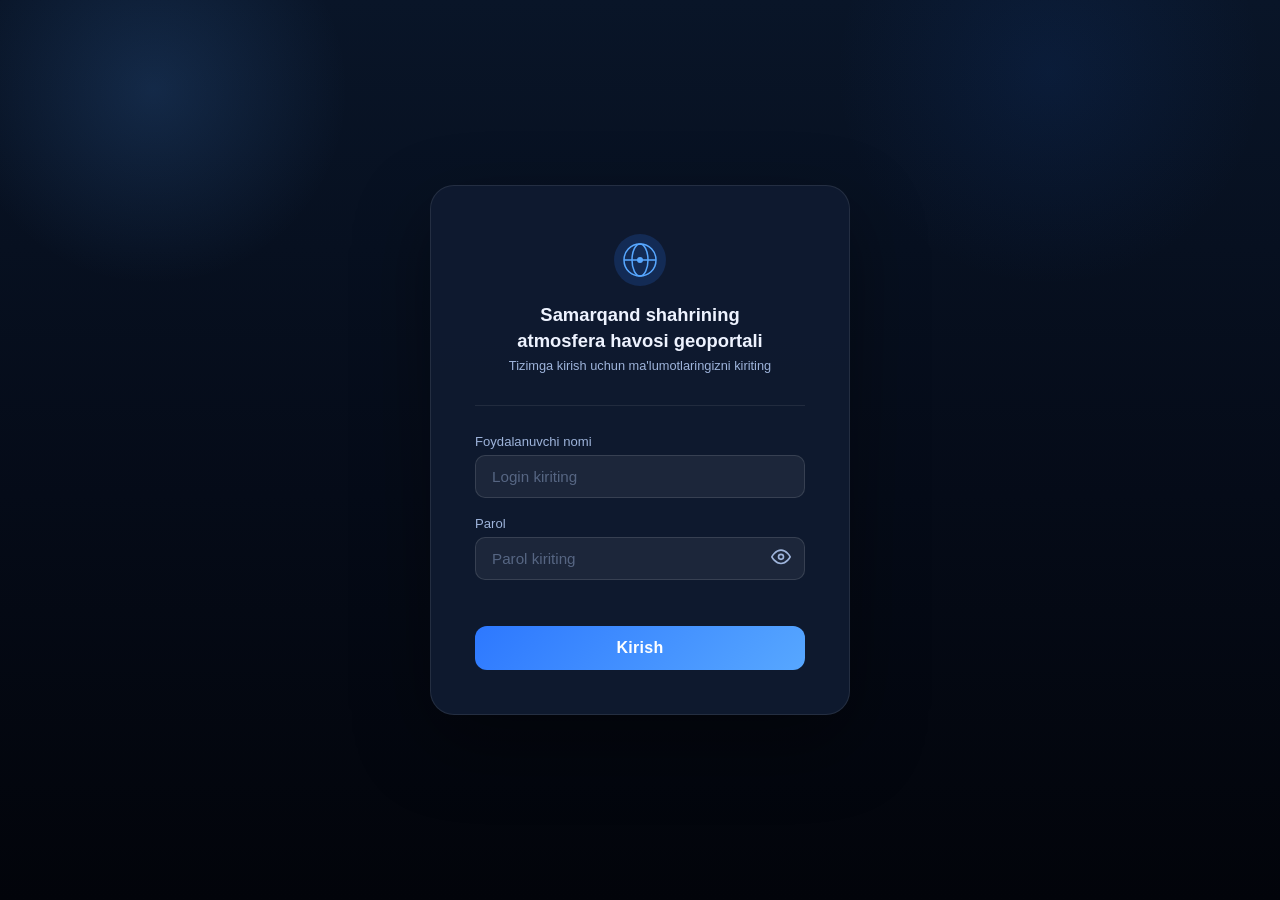
<file: login.html>
<!DOCTYPE html>
<html lang="uz">
<head>
  <meta charset="UTF-8" />
  <meta name="viewport" content="width=device-width, initial-scale=1.0" />
  <title>Kirish — Samarqand Geoportal</title>
  <style>
    * { box-sizing: border-box; margin: 0; padding: 0; }

    body {
      min-height: 100vh;
      display: flex;
      align-items: center;
      justify-content: center;
      background: radial-gradient(circle at 12% 10%, rgba(79,158,255,0.16), transparent 14%),
        radial-gradient(circle at 82% 8%, rgba(26,92,198,0.12), transparent 16%),
        linear-gradient(180deg, #091528 0%, #050b18 55%, #02040a 100%);
      font-family: 'Inter', 'Segoe UI', Tahoma, Geneva, Verdana, sans-serif;
      color: #eef3ff;
    }

    .login-box {
      background: rgba(15, 26, 48, 0.97);
      border: 1px solid rgba(255,255,255,0.09);
      border-radius: 24px;
      padding: 48px 44px 44px;
      width: 100%;
      max-width: 420px;
      box-shadow: 0 28px 75px rgba(0,0,0,0.4);
    }

    .logo {
      text-align: center;
      margin-bottom: 32px;
    }

    .logo svg {
      width: 52px;
      height: 52px;
      margin-bottom: 12px;
    }

    .logo h1 {
      font-size: 1.15rem;
      font-weight: 700;
      color: #eef3ff;
      line-height: 1.4;
    }

    .logo p {
      font-size: 0.8rem;
      color: #9eb4db;
      margin-top: 4px;
    }

    .divider {
      height: 1px;
      background: rgba(255,255,255,0.08);
      margin-bottom: 28px;
    }

    label {
      display: block;
      font-size: 0.82rem;
      color: #9eb4db;
      margin-bottom: 6px;
      font-weight: 500;
    }

    input {
      width: 100%;
      padding: 12px 16px;
      background: rgba(255,255,255,0.06);
      border: 1px solid rgba(255,255,255,0.12);
      border-radius: 10px;
      color: #eef3ff;
      font-size: 0.95rem;
      outline: none;
      transition: border-color 0.2s;
      margin-bottom: 18px;
    }

    input:focus {
      border-color: #57a7ff;
      background: rgba(87,167,255,0.07);
    }

    input::placeholder {
      color: rgba(158,180,219,0.45);
    }

    .password-wrap {
      position: relative;
    }

    .password-wrap input {
      padding-right: 44px;
      margin-bottom: 0;
    }

    .toggle-pw {
      position: absolute;
      right: 14px;
      top: 50%;
      transform: translateY(-50%);
      background: none;
      border: none;
      cursor: pointer;
      color: #9eb4db;
      padding: 0;
      line-height: 1;
    }

    .toggle-pw:hover { color: #57a7ff; }

    .error-msg {
      margin-top: 10px;
      margin-bottom: 4px;
      font-size: 0.82rem;
      color: #ff6b6b;
      min-height: 18px;
      text-align: center;
    }

    button[type="submit"] {
      width: 100%;
      padding: 13px;
      margin-top: 14px;
      background: linear-gradient(135deg, #2d78ff, #57a7ff);
      border: none;
      border-radius: 12px;
      color: #fff;
      font-size: 1rem;
      font-weight: 700;
      cursor: pointer;
      transition: opacity 0.2s, transform 0.1s;
      letter-spacing: 0.3px;
    }

    button[type="submit"]:hover { opacity: 0.9; }
    button[type="submit"]:active { transform: scale(0.98); }
  </style>
</head>
<body>
  <div class="login-box">
    <div class="logo">
      <svg viewBox="0 0 52 52" fill="none" xmlns="http://www.w3.org/2000/svg">
        <circle cx="26" cy="26" r="26" fill="rgba(45,120,255,0.18)"/>
        <path d="M26 10 C16 10 10 18 10 26 C10 36 18 42 26 42 C34 42 42 36 42 26 C42 18 36 10 26 10Z" stroke="#57a7ff" stroke-width="1.5" fill="none"/>
        <ellipse cx="26" cy="26" rx="8" ry="16" stroke="#57a7ff" stroke-width="1.5" fill="none"/>
        <line x1="10" y1="26" x2="42" y2="26" stroke="#57a7ff" stroke-width="1.5"/>
        <circle cx="26" cy="26" r="3" fill="#57a7ff"/>
      </svg>
      <h1>Samarqand shahrining<br>atmosfera havosi geoportali</h1>
      <p>Tizimga kirish uchun ma'lumotlaringizni kiriting</p>
    </div>
    <div class="divider"></div>

    <form id="loginForm" autocomplete="off">
      <label for="username">Foydalanuvchi nomi</label>
      <input type="text" id="username" placeholder="Login kiriting" autocomplete="username" />

      <label for="password">Parol</label>
      <div class="password-wrap">
        <input type="password" id="password" placeholder="Parol kiriting" autocomplete="current-password" />
        <button type="button" class="toggle-pw" id="togglePw" title="Ko'rsatish">
          <svg id="eyeIcon" width="20" height="20" viewBox="0 0 24 24" fill="none" stroke="currentColor" stroke-width="2" stroke-linecap="round" stroke-linejoin="round">
            <path d="M1 12s4-8 11-8 11 8 11 8-4 8-11 8-11-8-11-8z"/>
            <circle cx="12" cy="12" r="3"/>
          </svg>
        </button>
      </div>

      <div class="error-msg" id="errorMsg"></div>
      <button type="submit">Kirish</button>
    </form>
  </div>

  <script>
    const CREDENTIALS = { username: 'admin', password: 'admin1234' };

    if (sessionStorage.getItem('auth') === 'true') {
      window.location.replace('index.html');
    }

    document.getElementById('togglePw').addEventListener('click', function () {
      const pw = document.getElementById('password');
      const isText = pw.type === 'text';
      pw.type = isText ? 'password' : 'text';
      document.getElementById('eyeIcon').innerHTML = isText
        ? '<path d="M1 12s4-8 11-8 11 8 11 8-4 8-11 8-11-8-11-8z"/><circle cx="12" cy="12" r="3"/>'
        : '<path d="M17.94 17.94A10.07 10.07 0 0 1 12 20c-7 0-11-8-11-8a18.45 18.45 0 0 1 5.06-5.94M9.9 4.24A9.12 9.12 0 0 1 12 4c7 0 11 8 11 8a18.5 18.5 0 0 1-2.16 3.19m-6.72-1.07a3 3 0 1 1-4.24-4.24"/><line x1="1" y1="1" x2="23" y2="23"/>';
    });

    document.getElementById('loginForm').addEventListener('submit', function (e) {
      e.preventDefault();
      const user = document.getElementById('username').value.trim();
      const pass = document.getElementById('password').value;
      const err = document.getElementById('errorMsg');

      if (user === CREDENTIALS.username && pass === CREDENTIALS.password) {
        sessionStorage.setItem('auth', 'true');
        window.location.replace('index.html');
      } else {
        err.textContent = 'Login yoki parol noto\'g\'ri. Qayta urinib ko\'ring.';
        document.getElementById('password').value = '';
        document.getElementById('password').focus();
      }
    });
  </script>
</body>
</html>
</file>
